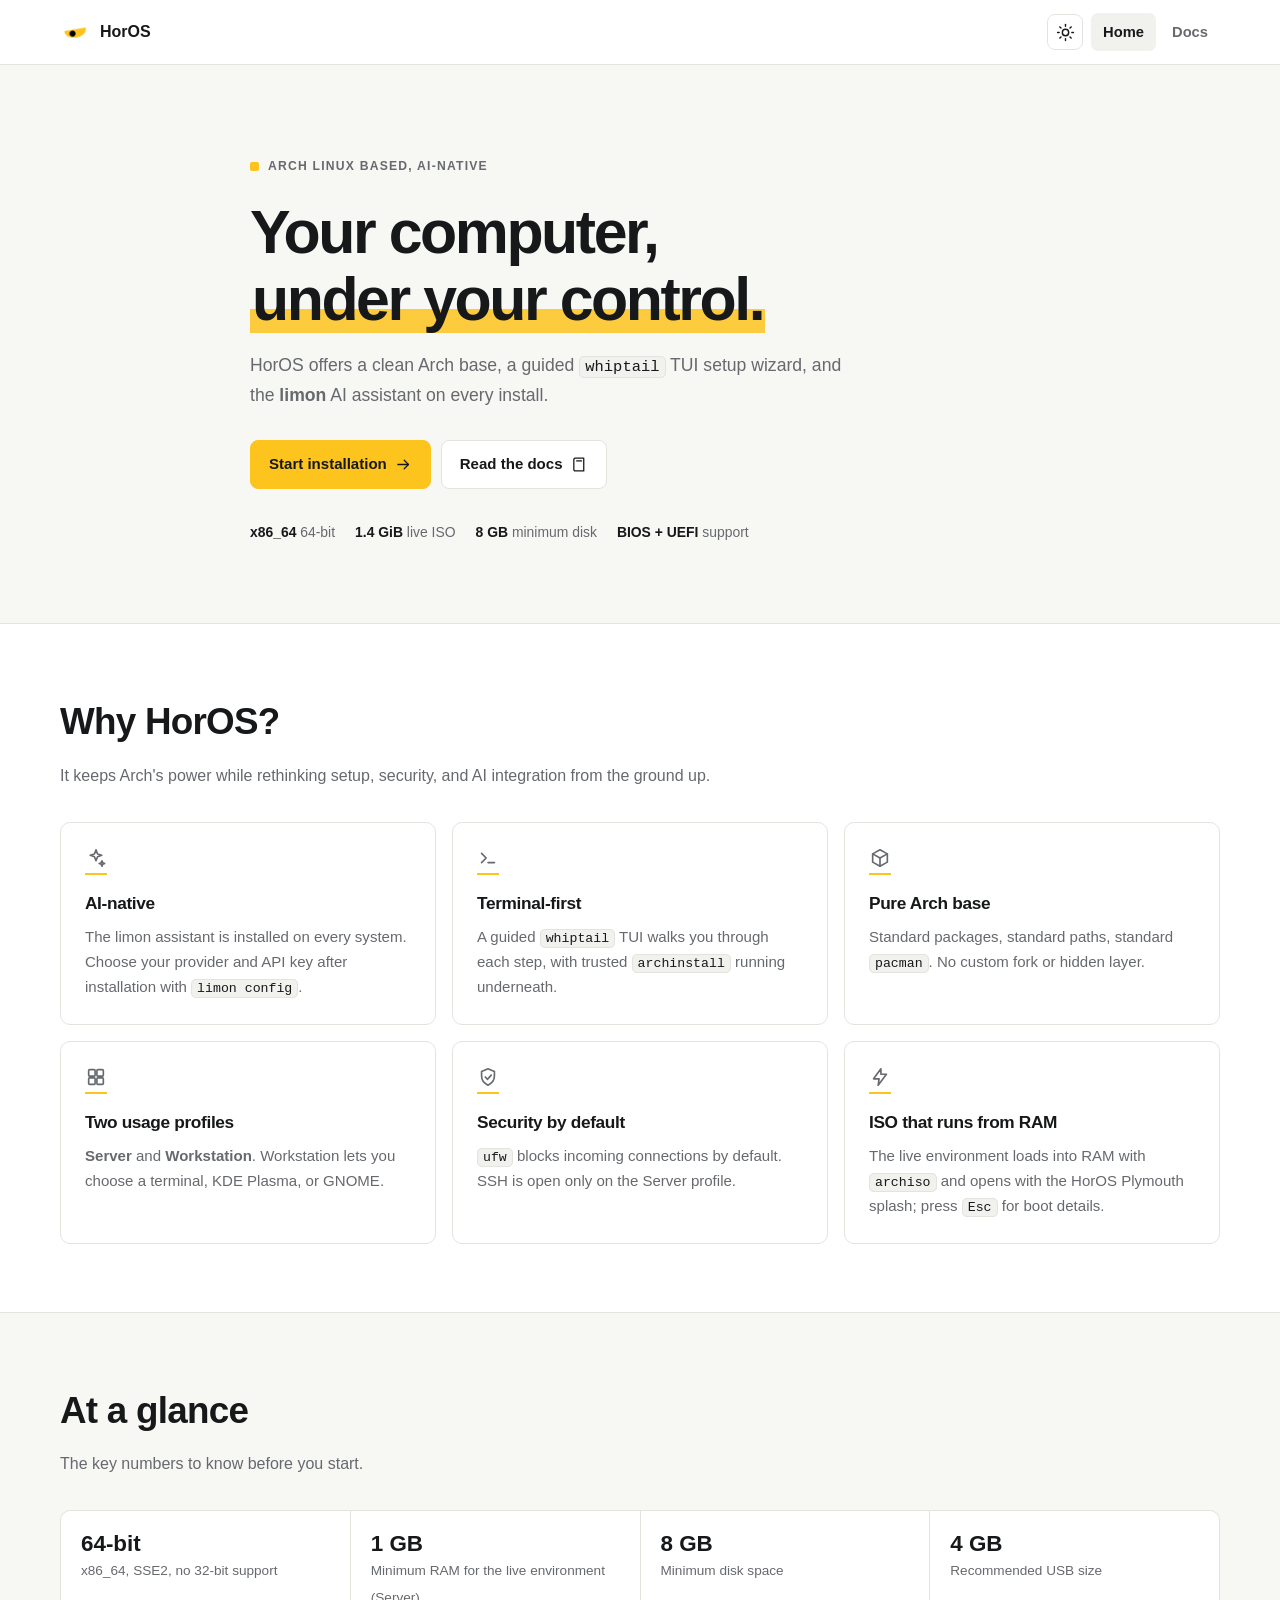
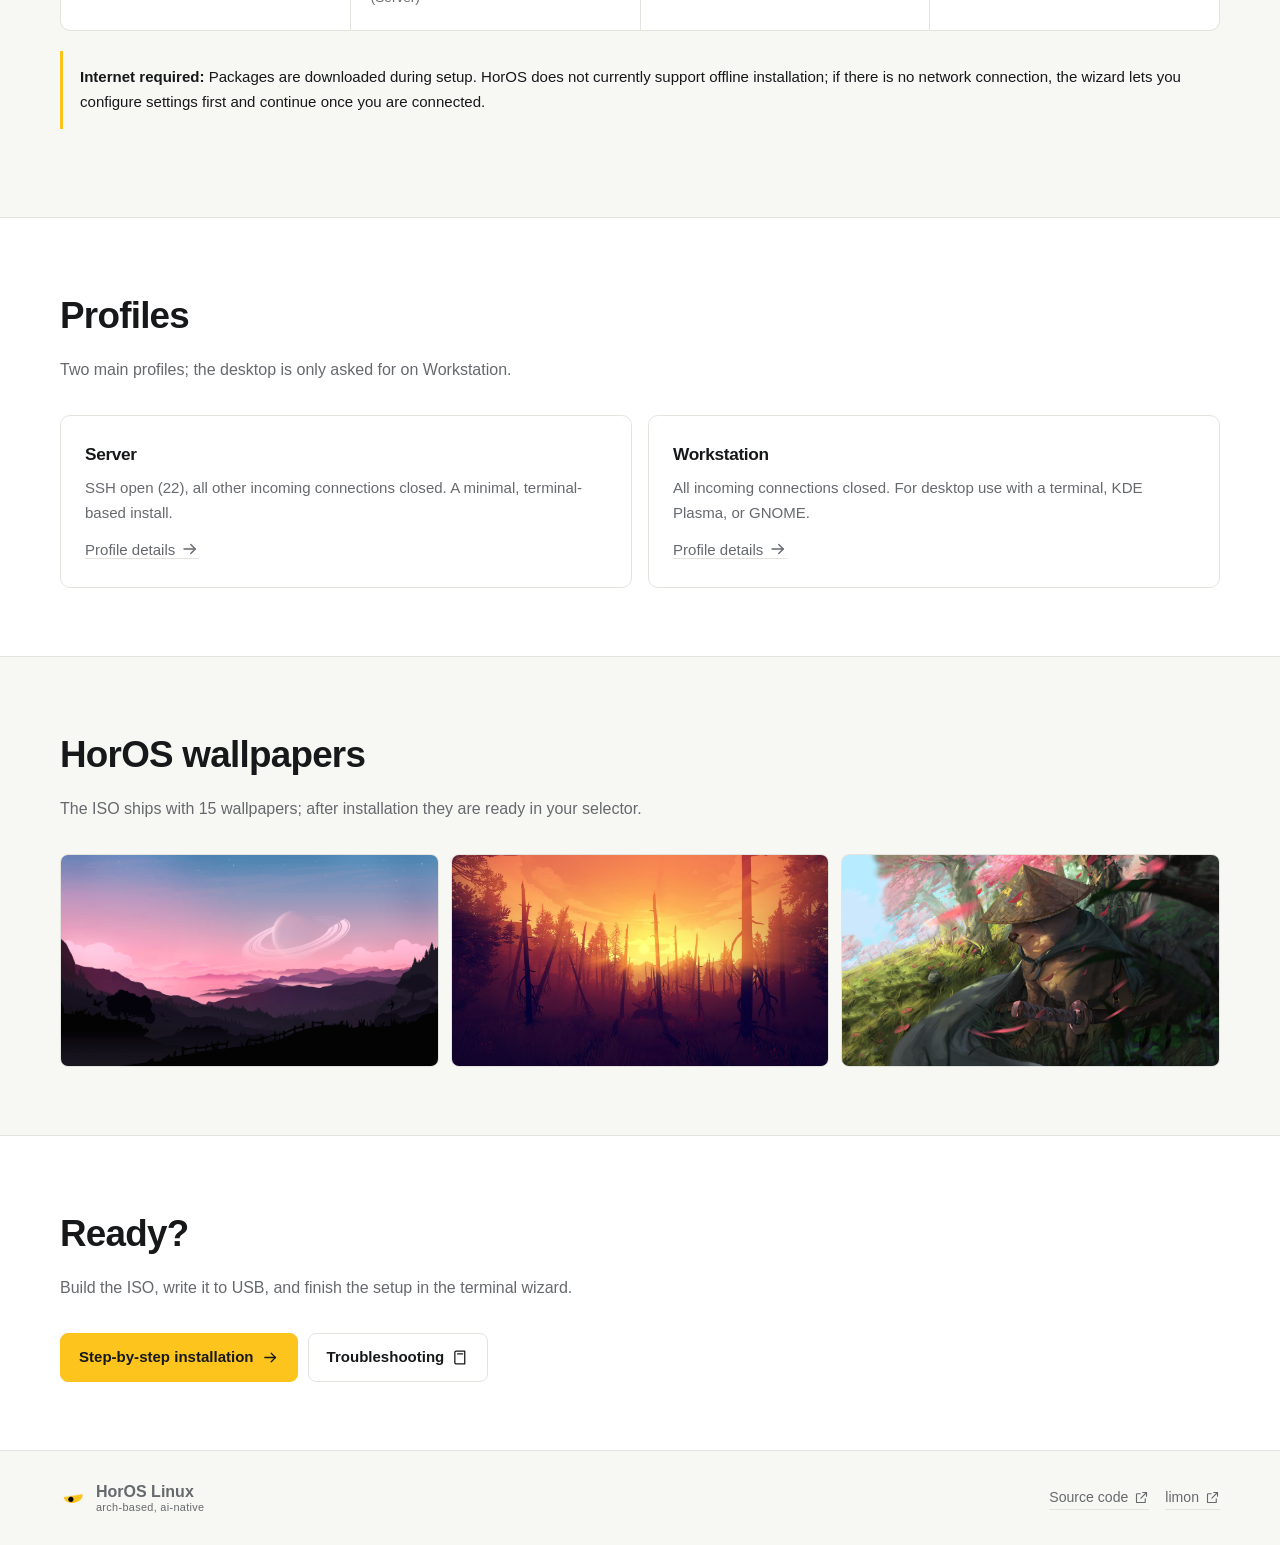
<file: index.html>
<!doctype html>
<html lang="en">
	<head>
		<meta charset="utf-8" />
		<meta name="viewport" content="width=device-width, initial-scale=1" />
		<title>HorOS Linux: An Arch-based, AI-native distribution</title>
		<meta name="description" content="HorOS Linux is an Arch Linux-based live ISO with the limon AI assistant and a guided whiptail TUI setup wizard. Overview, installation, and docs." />
		<meta name="theme-color" content="#ffffff" />
		<link rel="icon" type="image/png" href="assets/img/icon.png" />
		<script>
			(function () {
				try {
					var saved = localStorage.getItem("horos-theme");
					var theme = saved === "dark" || saved === "light" ? saved : window.matchMedia && matchMedia("(prefers-color-scheme: dark)").matches ? "dark" : "light";
					document.documentElement.dataset.theme = theme;
					var meta = document.querySelector('meta[name="theme-color"]');
					if (meta) meta.content = theme === "dark" ? "#111111" : "#ffffff";
				} catch (error) {
					document.documentElement.dataset.theme = "light";
				}
			})();
		</script>
		<link rel="stylesheet" href="assets/css/style.css" />
		<script src="assets/js/icons.js" defer></script>
		<script src="assets/js/wallpapers.js" defer></script>
		<script src="assets/js/main.js" defer></script>
	</head>
	<body>
		<header class="site-header">
			<div class="container header-inner">
				<a class="brand" href="index.html" aria-label="HorOS home">
					<img src="assets/img/logo.png" alt="HorOS logo" />
					<span>HorOS</span>
				</a>
				<div class="header-actions">
					<button class="icon-btn theme-btn" type="button" aria-label="Switch to dark theme" title="Switch to dark theme">
						<span class="theme-icon theme-icon-sun" data-icon="sun"></span>
						<span class="theme-icon theme-icon-moon" data-icon="moon"></span>
					</button>
					<button class="icon-btn menu-btn" type="button" aria-label="Open menu" aria-expanded="false">
						<span data-icon="menu"></span>
					</button>
					<nav class="nav" aria-label="Main menu">
						<a href="index.html" data-page="index.html">Home</a>
						<a href="docs.html" data-page="docs.html">Docs</a>
					</nav>
				</div>
			</div>
		</header>

		<main>
			<div class="hero">
				<div class="container hero-inner">
					<span class="eyebrow">Arch Linux based, AI-native</span>
					<h1>Your computer,<br /><em>under your control.</em></h1>
					<p class="lead">
						HorOS offers a clean Arch base, a guided <code>whiptail</code> TUI setup wizard, and the
						<strong>limon</strong> AI assistant on every install.
					</p>
					<div class="buttons">
						<a class="btn btn-primary" href="docs.html#kurulum">Start installation<span data-icon="arrow-right"></span></a>
						<a class="btn btn-secondary" href="docs.html">Read the docs<span data-icon="book"></span></a>
					</div>
					<div class="hero-meta">
						<span><strong>x86_64</strong> 64-bit</span>
						<span><strong>1.4 GiB</strong> live ISO</span>
						<span><strong>8 GB</strong> minimum disk</span>
						<span><strong>BIOS + UEFI</strong> support</span>
					</div>
				</div>
			</div>

			<section>
				<div class="container">
					<div class="section-head">
						<h2>Why HorOS?</h2>
						<p>It keeps Arch's power while rethinking setup, security, and AI integration from the ground up.</p>
					</div>
					<div class="grid grid-3">
						<article class="card">
							<div class="card-icon"><span data-icon="sparkles"></span></div>
							<h3>AI-native</h3>
							<p>The limon assistant is installed on every system. Choose your provider and API key after installation with <code>limon config</code>.</p>
						</article>
						<article class="card">
							<div class="card-icon"><span data-icon="terminal"></span></div>
							<h3>Terminal-first</h3>
							<p>A guided <code>whiptail</code> TUI walks you through each step, with trusted <code>archinstall</code> running underneath.</p>
						</article>
						<article class="card">
							<div class="card-icon"><span data-icon="box"></span></div>
							<h3>Pure Arch base</h3>
							<p>Standard packages, standard paths, standard <code>pacman</code>. No custom fork or hidden layer.</p>
						</article>
						<article class="card">
							<div class="card-icon"><span data-icon="grid"></span></div>
							<h3>Two usage profiles</h3>
							<p><strong>Server</strong> and <strong>Workstation</strong>. Workstation lets you choose a terminal, KDE Plasma, or GNOME.</p>
						</article>
						<article class="card">
							<div class="card-icon"><span data-icon="shield"></span></div>
							<h3>Security by default</h3>
							<p><code>ufw</code> blocks incoming connections by default. SSH is open only on the Server profile.</p>
						</article>
						<article class="card">
							<div class="card-icon"><span data-icon="bolt"></span></div>
							<h3>ISO that runs from RAM</h3>
							<p>The live environment loads into RAM with <code>archiso</code> and opens with the HorOS Plymouth splash; press <code>Esc</code> for boot details.</p>
						</article>
					</div>
				</div>
			</section>

			<section class="alt">
				<div class="container">
					<div class="section-head">
						<h2>At a glance</h2>
						<p>The key numbers to know before you start.</p>
					</div>
					<div class="facts">
						<div class="fact"><b>64-bit</b><span>x86_64, SSE2, no 32-bit support</span></div>
						<div class="fact"><b>1 GB</b><span>Minimum RAM for the live environment (Server)</span></div>
						<div class="fact"><b>8 GB</b><span>Minimum disk space</span></div>
						<div class="fact"><b>4 GB</b><span>Recommended USB size</span></div>
					</div>
					<div class="note"><strong>Internet required:</strong> Packages are downloaded during setup. HorOS does not currently support offline installation; if there is no network connection, the wizard lets you configure settings first and continue once you are connected.</div>
				</div>
			</section>

			<section>
				<div class="container">
					<div class="section-head">
						<h2>Profiles</h2>
						<p>Two main profiles; the desktop is only asked for on Workstation.</p>
					</div>
					<div class="grid grid-2">
						<article class="card">
							<h3>Server</h3>
							<p>SSH open (22), all other incoming connections closed. A minimal, terminal-based install.</p>
							<p style="margin-top: 12px">
								<a href="docs.html#server">Profile details<span data-icon="arrow-right" class="link-icon"></span></a>
							</p>
						</article>
						<article class="card">
							<h3>Workstation</h3>
							<p>All incoming connections closed. For desktop use with a terminal, KDE Plasma, or GNOME.</p>
							<p style="margin-top: 12px">
								<a href="docs.html#workstation">Profile details<span data-icon="arrow-right" class="link-icon"></span></a>
							</p>
						</article>
					</div>
				</div>
			</section>

			<section class="alt">
				<div class="container">
					<div class="section-head">
						<h2>HorOS wallpapers</h2>
						<p>The ISO ships with 15 wallpapers; after installation they are ready in your selector.</p>
					</div>
					<div class="shots" data-wallpaper-strip>
						<img class="shot" src="assets/img/horos-wallpaper-01.jpg" alt="HorOS wallpaper 1" />
						<img class="shot" src="assets/img/horos-wallpaper-02.jpg" alt="HorOS wallpaper 2" />
						<img class="shot" src="assets/img/horos-wallpaper-03.jpg" alt="HorOS wallpaper 3" />
					</div>
				</div>
			</section>

			<section>
				<div class="container">
					<div class="section-head">
						<h2>Ready?</h2>
						<p>Build the ISO, write it to USB, and finish the setup in the terminal wizard.</p>
					</div>
					<div class="buttons">
						<a class="btn btn-primary" href="docs.html#kurulum">Step-by-step installation<span data-icon="arrow-right"></span></a>
						<a class="btn btn-secondary" href="docs.html#sorun-giderme">Troubleshooting<span data-icon="book"></span></a>
					</div>
				</div>
			</section>
		</main>

		<footer class="site-footer">
			<div class="container footer-inner">
				<a class="brand" href="index.html">
					<img src="assets/img/logo.png" alt="" />
					<span>HorOS Linux<small>arch-based, ai-native</small></span>
				</a>
				<div class="footer-links">
					<a href="https://github.com/horoslinux/horcore" target="_blank" rel="noopener">Source code<span data-icon="external" class="link-icon"></span></a>
					<a href="https://github.com/horoslinux/limon" target="_blank" rel="noopener">limon<span data-icon="external" class="link-icon"></span></a>
				</div>
			</div>
		</footer>
	</body>
</html>
</file>
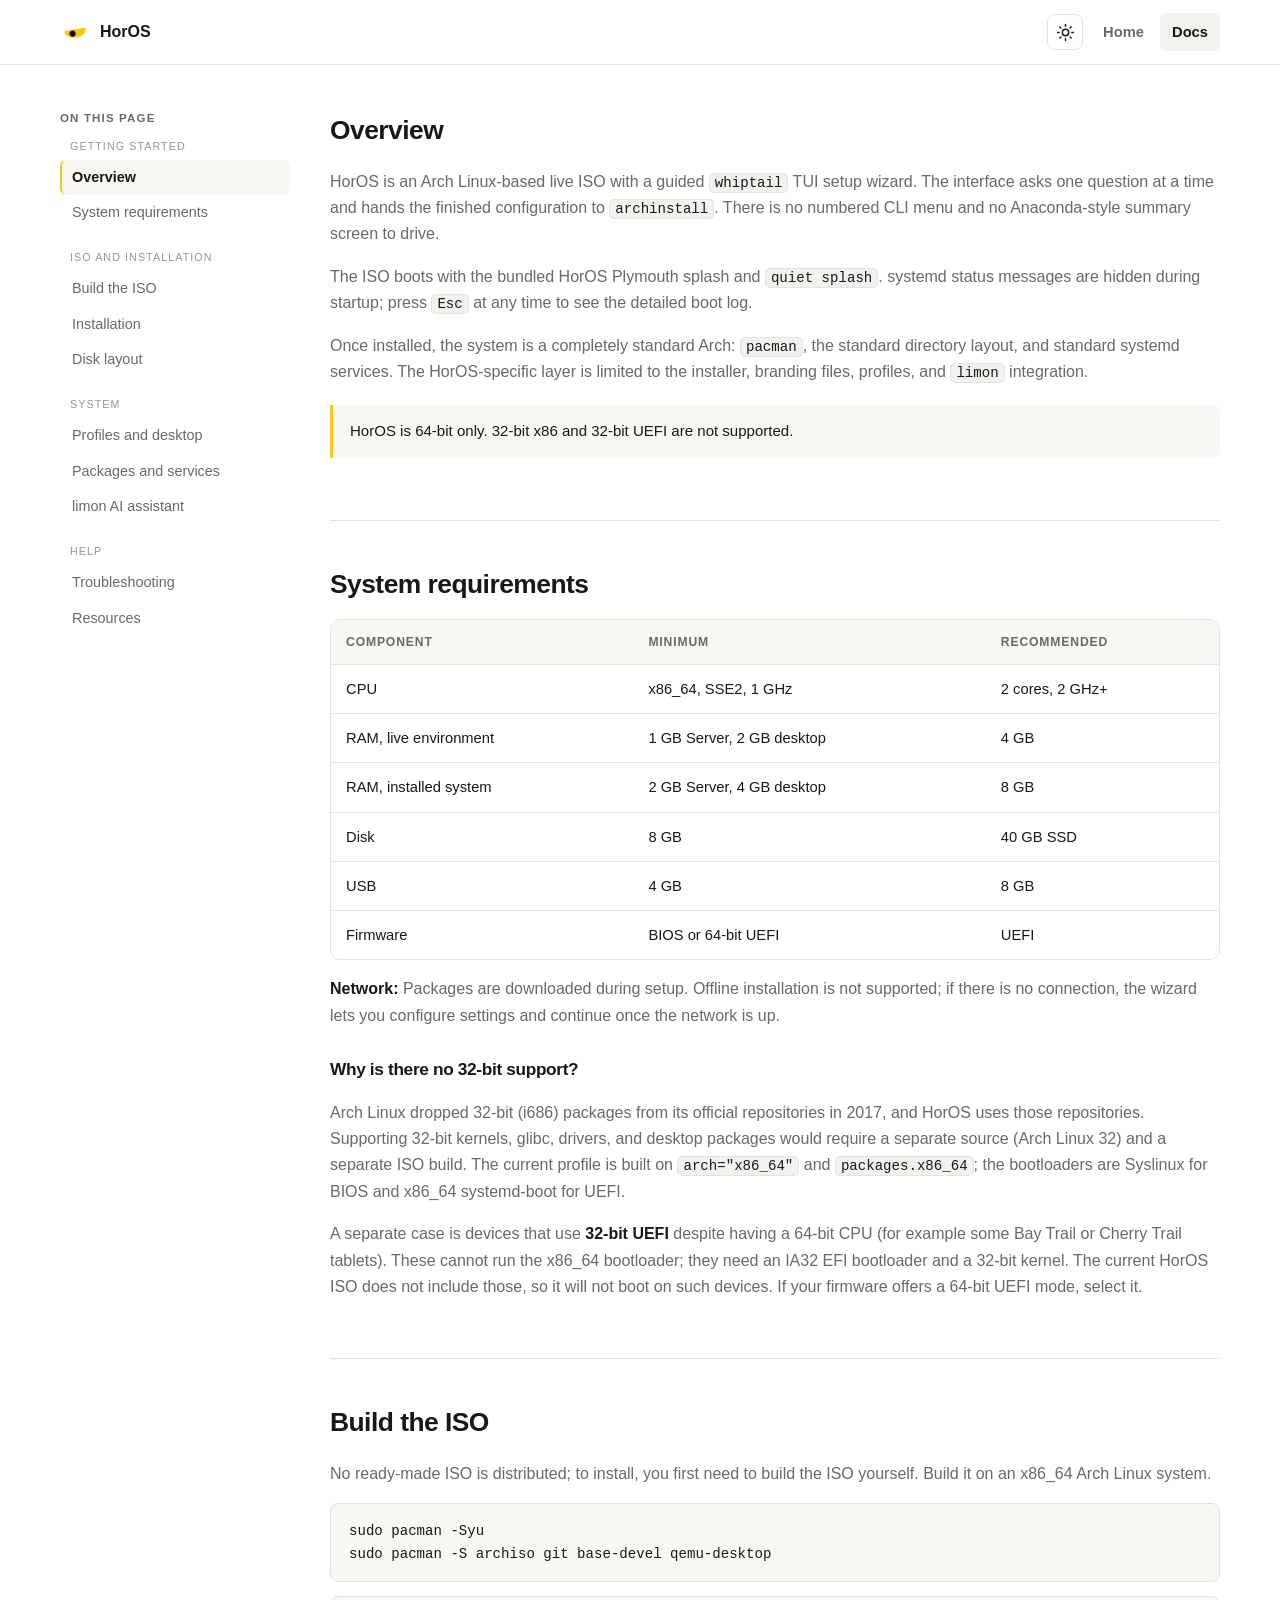
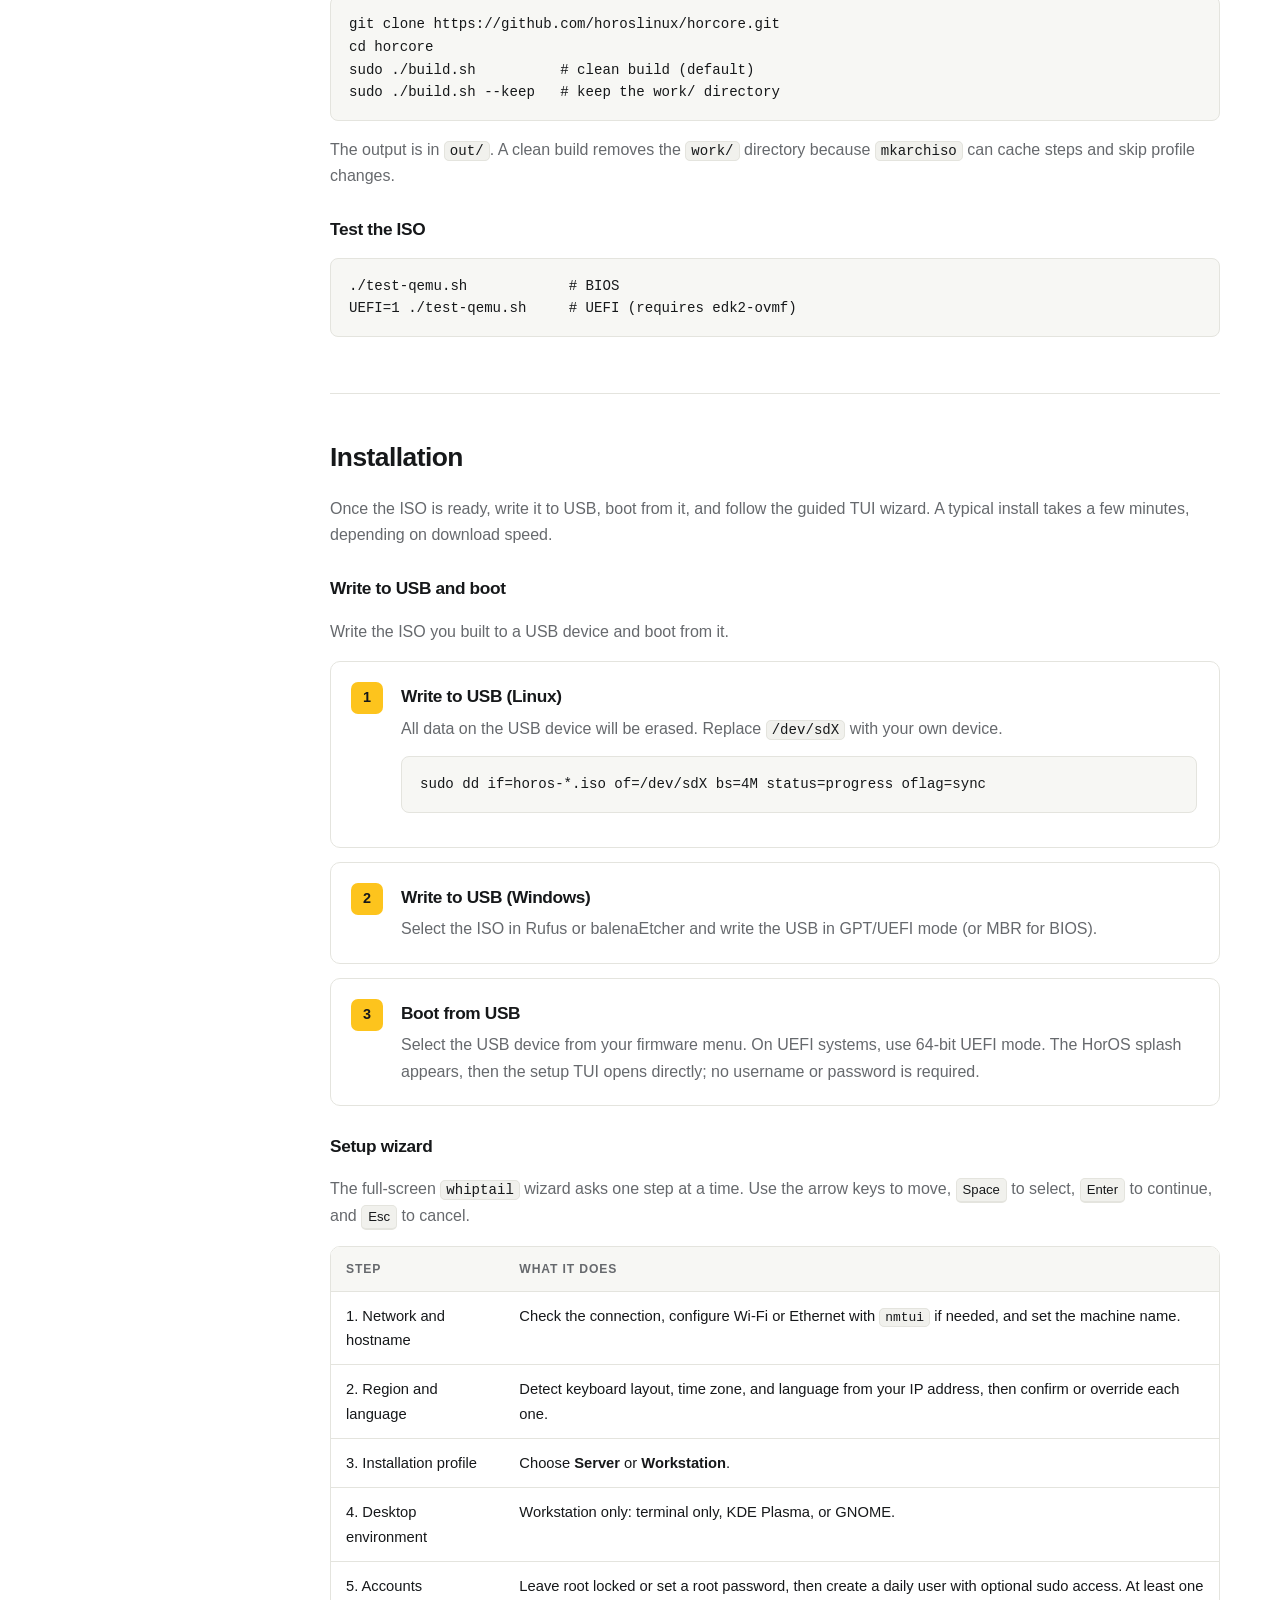
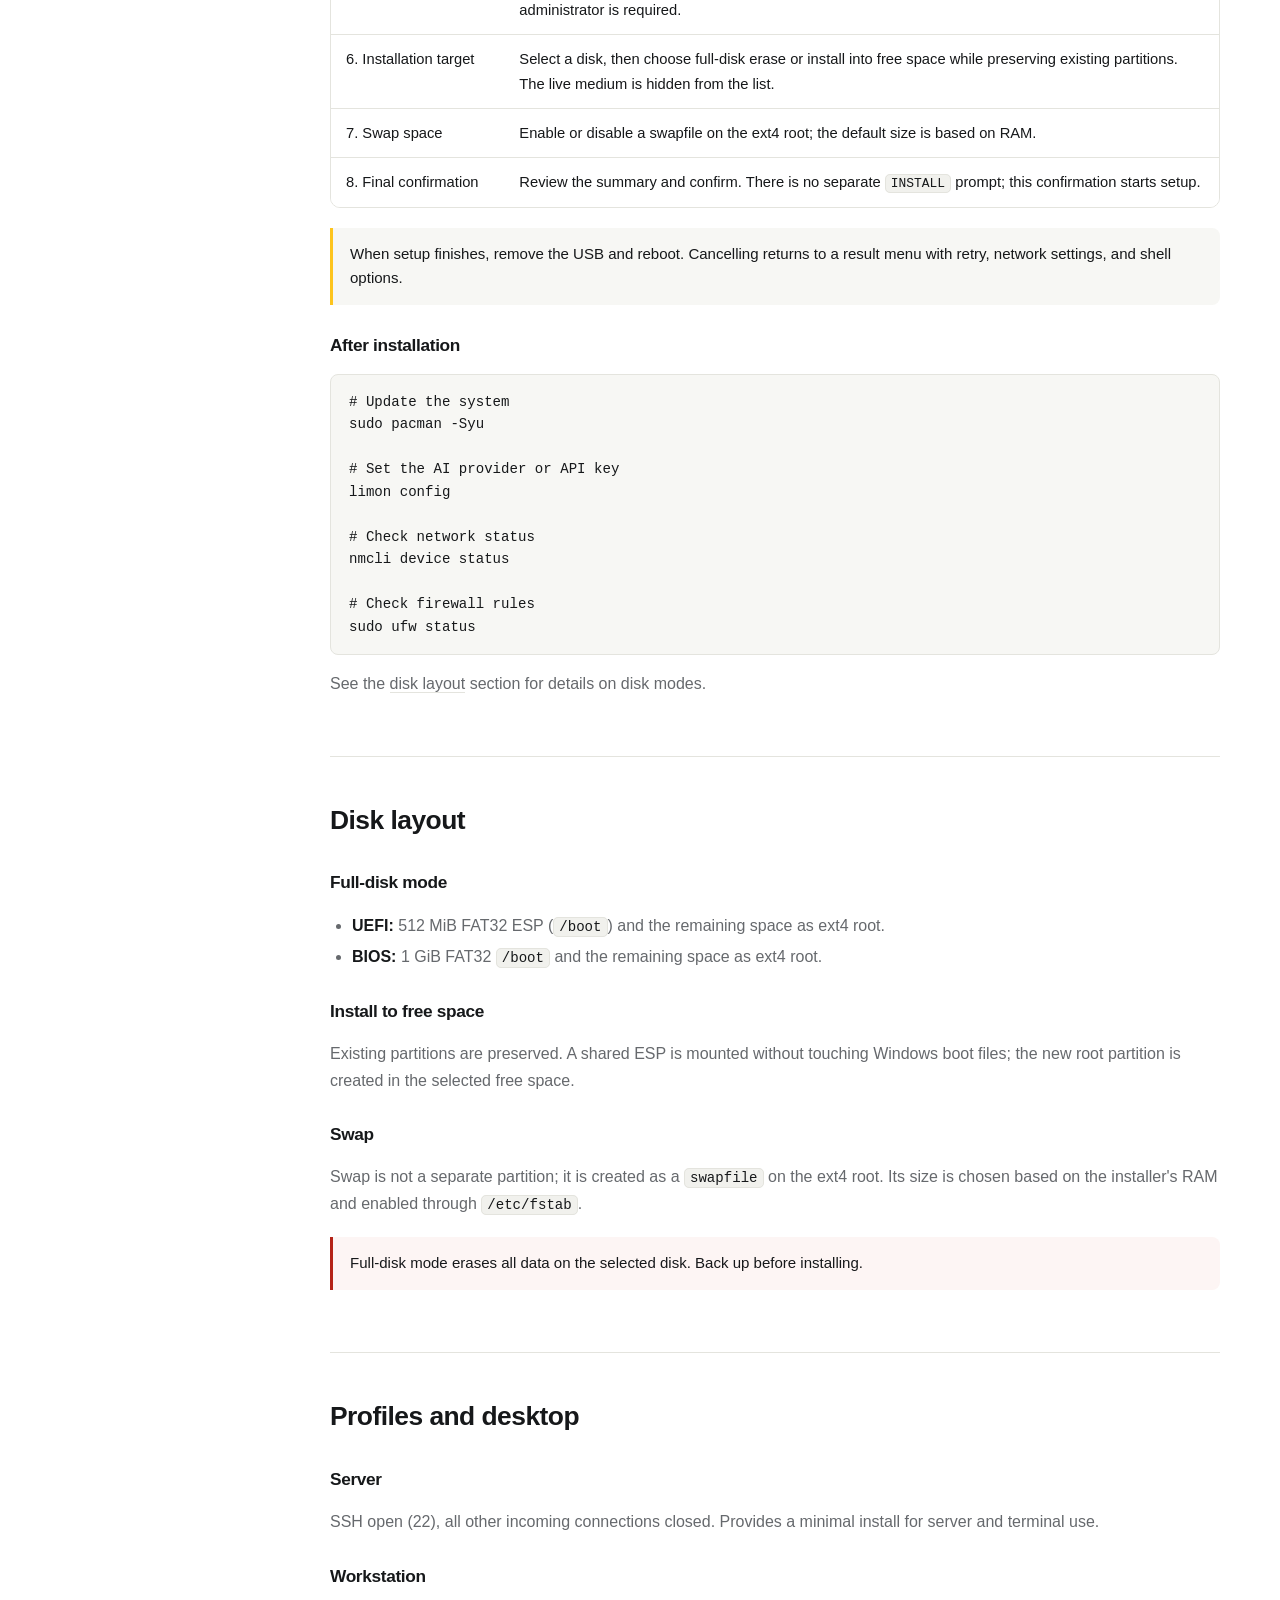
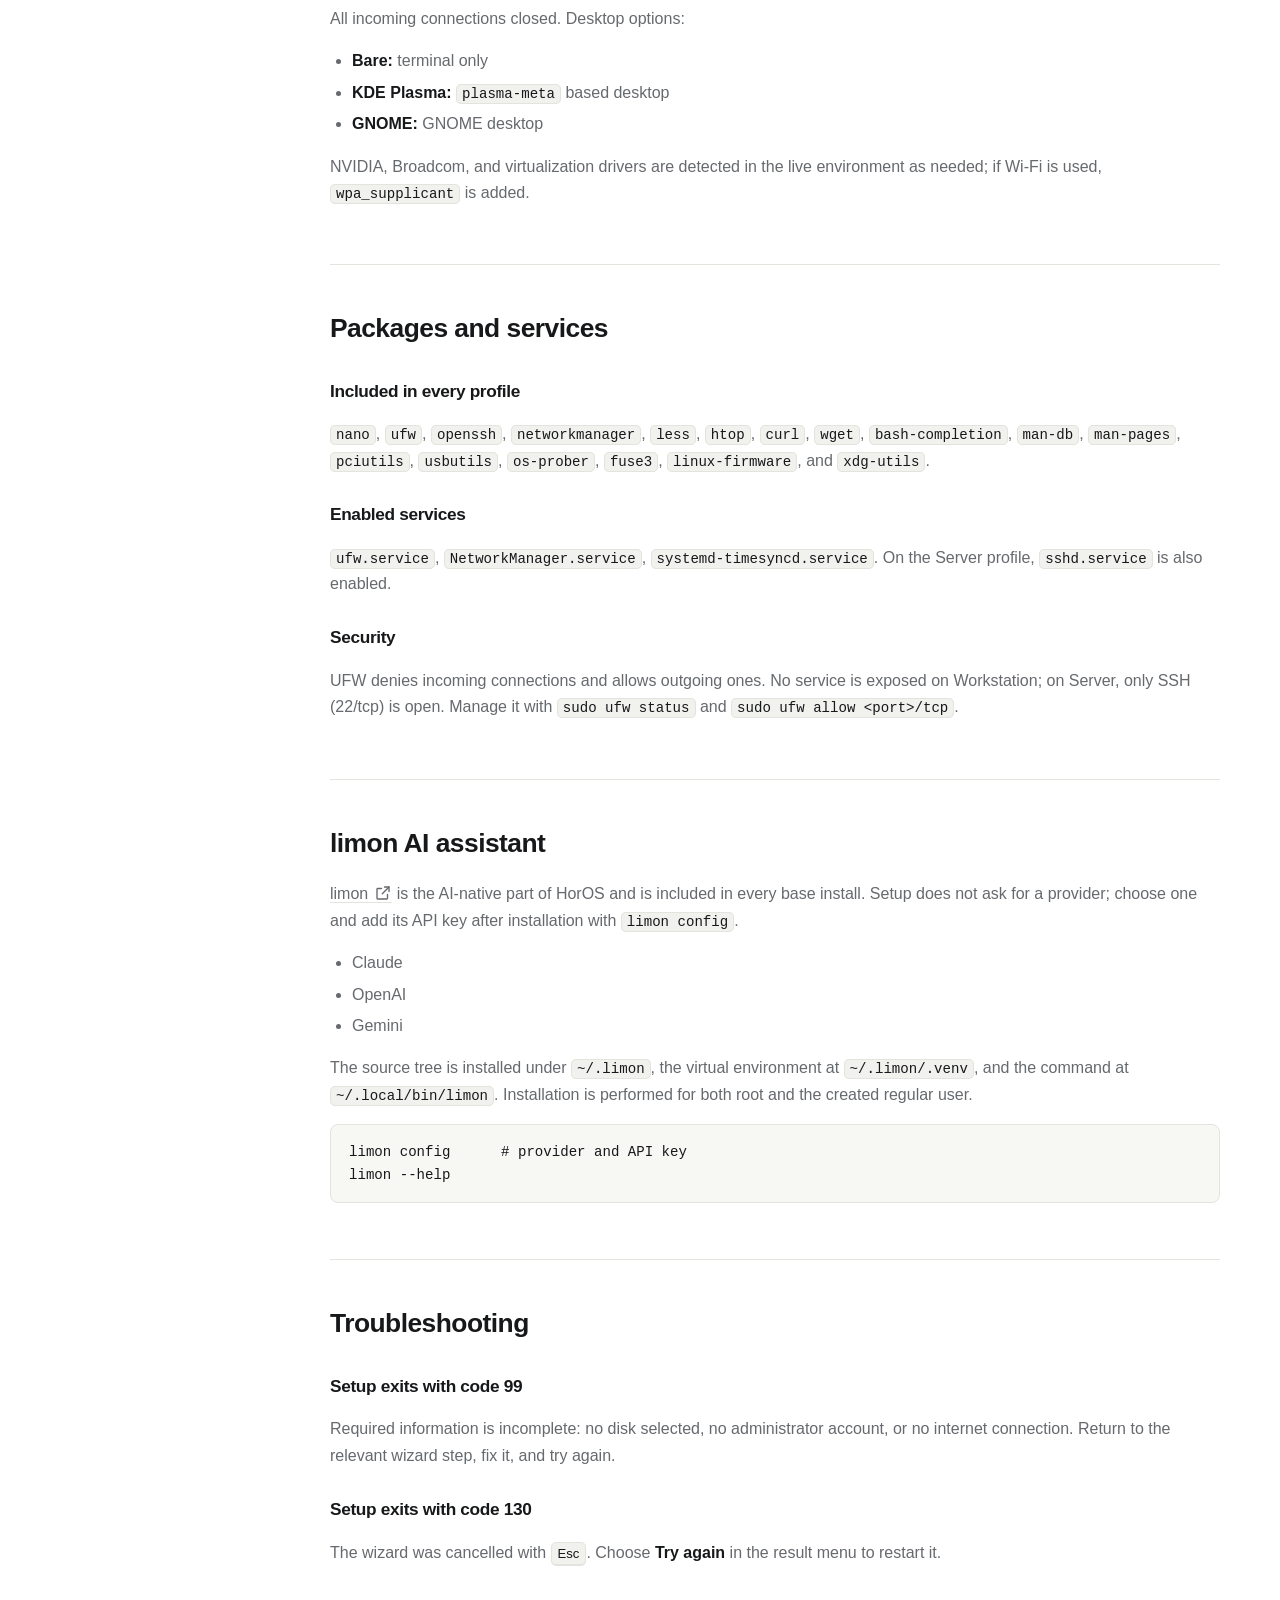
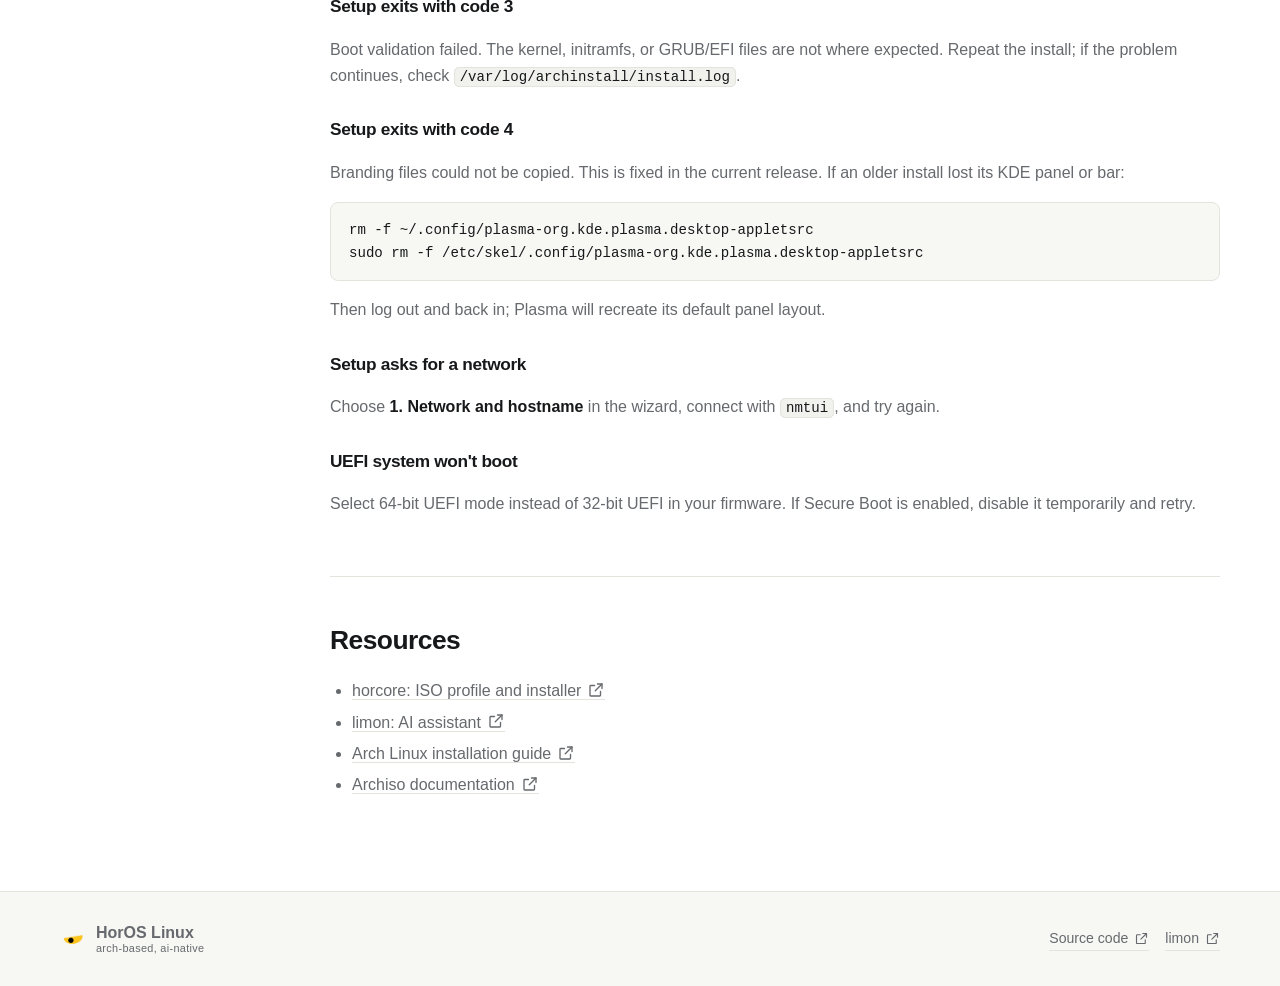
<file: docs.html>
<!doctype html>
<html lang="en">
<head>
  <meta charset="utf-8">
  <meta name="viewport" content="width=device-width, initial-scale=1">
  <title>Docs: HorOS Linux</title>
  <meta name="description" content="HorOS Linux documentation: building the ISO, installation, disk layout, profiles, packages, the limon AI assistant, and troubleshooting.">
  <meta name="theme-color" content="#ffffff">
  <link rel="icon" type="image/png" href="assets/img/icon.png">
  <script>
    (function () {
      try {
        var saved = localStorage.getItem("horos-theme");
        var theme = saved === "dark" || saved === "light"
          ? saved
          : (window.matchMedia && matchMedia("(prefers-color-scheme: dark)").matches ? "dark" : "light");
        document.documentElement.dataset.theme = theme;
        var meta = document.querySelector('meta[name="theme-color"]');
        if (meta) meta.content = theme === "dark" ? "#111111" : "#ffffff";
      } catch (error) {
        document.documentElement.dataset.theme = "light";
      }
    })();
  </script>
  <link rel="stylesheet" href="assets/css/style.css">
  <script src="assets/js/icons.js" defer></script>
  <script src="assets/js/main.js" defer></script>
</head>
<body>

<header class="site-header">
  <div class="container header-inner">
    <a class="brand" href="index.html" aria-label="HorOS home">
      <img src="assets/img/logo.png" alt="HorOS logo">
      <span>HorOS</span>
    </a>
    <div class="header-actions">
      <button class="icon-btn theme-btn" type="button" aria-label="Switch to dark theme" title="Switch to dark theme">
        <span class="theme-icon theme-icon-sun" data-icon="sun"></span>
        <span class="theme-icon theme-icon-moon" data-icon="moon"></span>
      </button>
      <button class="icon-btn menu-btn" type="button" aria-label="Open menu" aria-expanded="false">
        <span data-icon="menu"></span>
      </button>
      <nav class="nav" aria-label="Main menu">
        <a href="index.html" data-page="index.html">Home</a>
        <a href="docs.html" data-page="docs.html">Docs</a>
      </nav>
    </div>
  </div>
</header>

<main>
  <div class="container docs-wrap">
    <div class="docs-toc-mobile">
      <button class="toc-toggle" type="button" aria-expanded="false" aria-controls="docs-toc">
        <span class="toc-title">On this page</span>
        <span class="toc-current" data-toc-current>Overview</span>
        <span class="toc-chevron" data-icon="chevron-down"></span>
      </button>
      <aside class="docs-sidebar" id="docs-toc" aria-label="Page contents">
        <h4>On this page</h4>

        <p class="group">Getting started</p>
        <a href="#genel-bakis">Overview</a>
        <a href="#gereksinimler">System requirements</a>

        <p class="group">ISO and installation</p>
        <a href="#iso-derleme">Build the ISO</a>
        <a href="#kurulum">Installation</a>
        <a href="#disk-duzeni">Disk layout</a>

        <p class="group">System</p>
        <a href="#profil-ve-masaustu">Profiles and desktop</a>
        <a href="#paketler-ve-servisler">Packages and services</a>
        <a href="#limon">limon AI assistant</a>

        <p class="group">Help</p>
        <a href="#sorun-giderme">Troubleshooting</a>
        <a href="#kaynaklar">Resources</a>
      </aside>
    </div>

    <article class="doc-article">
      <section id="genel-bakis">
        <h2>Overview</h2>
        <p>
          HorOS is an Arch Linux-based live ISO with a guided <code>whiptail</code> TUI setup wizard. The interface asks one
          question at a time and hands the finished configuration to <code>archinstall</code>. There is no numbered CLI menu
          and no Anaconda-style summary screen to drive.
        </p>
        <p>
          The ISO boots with the bundled HorOS Plymouth splash and <code>quiet splash</code>. systemd status messages are
          hidden during startup; press <code>Esc</code> at any time to see the detailed boot log.
        </p>
        <p>
          Once installed, the system is a completely standard Arch: <code>pacman</code>, the standard directory layout, and
          standard systemd services. The HorOS-specific layer is limited to the installer, branding files, profiles, and
          <code>limon</code> integration.
        </p>
        <div class="note">
          HorOS is 64-bit only. 32-bit x86 and 32-bit UEFI are not supported.
        </div>
      </section>

      <section id="gereksinimler">
        <h2>System requirements</h2>
        <div class="table-wrap">
          <table>
            <thead><tr><th>Component</th><th>Minimum</th><th>Recommended</th></tr></thead>
            <tbody>
              <tr><td>CPU</td><td>x86_64, SSE2, 1 GHz</td><td>2 cores, 2 GHz+</td></tr>
              <tr><td>RAM, live environment</td><td>1 GB Server, 2 GB desktop</td><td>4 GB</td></tr>
              <tr><td>RAM, installed system</td><td>2 GB Server, 4 GB desktop</td><td>8 GB</td></tr>
              <tr><td>Disk</td><td>8 GB</td><td>40 GB SSD</td></tr>
              <tr><td>USB</td><td>4 GB</td><td>8 GB</td></tr>
              <tr><td>Firmware</td><td>BIOS or 64-bit UEFI</td><td>UEFI</td></tr>
            </tbody>
          </table>
        </div>
        <p><strong>Network:</strong> Packages are downloaded during setup. Offline installation is not supported; if there is no connection, the wizard lets you configure settings and continue once the network is up.</p>

        <h3>Why is there no 32-bit support?</h3>
        <p>
          Arch Linux dropped 32-bit (i686) packages from its official repositories in 2017, and HorOS uses those repositories.
          Supporting 32-bit kernels, glibc, drivers, and desktop packages would require a separate source (Arch Linux 32) and a
          separate ISO build. The current profile is built on <code>arch="x86_64"</code> and <code>packages.x86_64</code>;
          the bootloaders are Syslinux for BIOS and x86_64 systemd-boot for UEFI.
        </p>
        <p>
          A separate case is devices that use <strong>32-bit UEFI</strong> despite having a 64-bit CPU (for example some
          Bay Trail or Cherry Trail tablets). These cannot run the x86_64 bootloader; they need an IA32 EFI bootloader and a
          32-bit kernel. The current HorOS ISO does not include those, so it will not boot on such devices. If your firmware
          offers a 64-bit UEFI mode, select it.
        </p>
      </section>

      <section id="iso-derleme">
        <h2>Build the ISO</h2>
        <p>No ready-made ISO is distributed; to install, you first need to build the ISO yourself. Build it on an x86_64 Arch Linux system.</p>
        <pre><code>sudo pacman -Syu
sudo pacman -S archiso git base-devel qemu-desktop</code></pre>
        <pre><code>git clone https://github.com/horoslinux/horcore.git
cd horcore
sudo ./build.sh          # clean build (default)
sudo ./build.sh --keep   # keep the work/ directory</code></pre>
        <p>The output is in <code>out/</code>. A clean build removes the <code>work/</code> directory because <code>mkarchiso</code> can cache steps and skip profile changes.</p>
        <h3>Test the ISO</h3>
        <pre><code>./test-qemu.sh            # BIOS
UEFI=1 ./test-qemu.sh     # UEFI (requires edk2-ovmf)</code></pre>
      </section>

      <section id="kurulum">
        <h2>Installation</h2>
        <p>Once the ISO is ready, write it to USB, boot from it, and follow the guided TUI wizard. A typical install takes a few minutes, depending on download speed.</p>

        <h3>Write to USB and boot</h3>
        <p>Write the ISO you built to a USB device and boot from it.</p>
        <div class="steps">
          <div class="step">
            <h3>Write to USB (Linux)</h3>
            <p>All data on the USB device will be erased. Replace <code>/dev/sdX</code> with your own device.</p>
            <pre><code>sudo dd if=horos-*.iso of=/dev/sdX bs=4M status=progress oflag=sync</code></pre>
          </div>
          <div class="step">
            <h3>Write to USB (Windows)</h3>
            <p>Select the ISO in Rufus or balenaEtcher and write the USB in GPT/UEFI mode (or MBR for BIOS).</p>
          </div>
          <div class="step">
            <h3>Boot from USB</h3>
            <p>Select the USB device from your firmware menu. On UEFI systems, use 64-bit UEFI mode. The HorOS splash appears, then the setup TUI opens directly; no username or password is required.</p>
          </div>
        </div>

        <h3>Setup wizard</h3>
        <p>The full-screen <code>whiptail</code> wizard asks one step at a time. Use the arrow keys to move, <span class="kbd">Space</span> to select, <span class="kbd">Enter</span> to continue, and <span class="kbd">Esc</span> to cancel.</p>
        <div class="table-wrap">
          <table>
            <thead><tr><th>Step</th><th>What it does</th></tr></thead>
            <tbody>
              <tr><td>1. Network and hostname</td><td>Check the connection, configure Wi-Fi or Ethernet with <code>nmtui</code> if needed, and set the machine name.</td></tr>
              <tr><td>2. Region and language</td><td>Detect keyboard layout, time zone, and language from your IP address, then confirm or override each one.</td></tr>
              <tr><td>3. Installation profile</td><td>Choose <strong>Server</strong> or <strong>Workstation</strong>.</td></tr>
              <tr><td>4. Desktop environment</td><td>Workstation only: terminal only, KDE Plasma, or GNOME.</td></tr>
              <tr><td>5. Accounts</td><td>Leave root locked or set a root password, then create a daily user with optional sudo access. At least one administrator is required.</td></tr>
              <tr><td>6. Installation target</td><td>Select a disk, then choose full-disk erase or install into free space while preserving existing partitions. The live medium is hidden from the list.</td></tr>
              <tr><td>7. Swap space</td><td>Enable or disable a swapfile on the ext4 root; the default size is based on RAM.</td></tr>
              <tr><td>8. Final confirmation</td><td>Review the summary and confirm. There is no separate <code>INSTALL</code> prompt; this confirmation starts setup.</td></tr>
            </tbody>
          </table>
        </div>
        <div class="note">
          When setup finishes, remove the USB and reboot. Cancelling returns to a result menu with retry, network settings, and shell options.
        </div>

        <h3>After installation</h3>
        <pre><code># Update the system
sudo pacman -Syu

# Set the AI provider or API key
limon config

# Check network status
nmcli device status

# Check firewall rules
sudo ufw status</code></pre>
        <p>See the <a href="#disk-duzeni">disk layout</a> section for details on disk modes.</p>
      </section>

      <section id="disk-duzeni">
        <h2>Disk layout</h2>
        <h3>Full-disk mode</h3>
        <ul>
          <li><strong>UEFI:</strong> 512 MiB FAT32 ESP (<code>/boot</code>) and the remaining space as ext4 root.</li>
          <li><strong>BIOS:</strong> 1 GiB FAT32 <code>/boot</code> and the remaining space as ext4 root.</li>
        </ul>
        <h3>Install to free space</h3>
        <p>Existing partitions are preserved. A shared ESP is mounted without touching Windows boot files; the new root partition is created in the selected free space.</p>
        <h3>Swap</h3>
        <p>Swap is not a separate partition; it is created as a <code>swapfile</code> on the ext4 root. Its size is chosen based on the installer's RAM and enabled through <code>/etc/fstab</code>.</p>
        <div class="note danger">Full-disk mode erases all data on the selected disk. Back up before installing.</div>
      </section>

      <section id="profil-ve-masaustu">
        <h2>Profiles and desktop</h2>
        <h3 id="server">Server</h3>
        <p>SSH open (22), all other incoming connections closed. Provides a minimal install for server and terminal use.</p>
        <h3 id="workstation">Workstation</h3>
        <p>All incoming connections closed. Desktop options:</p>
        <ul>
          <li><strong>Bare:</strong> terminal only</li>
          <li><strong>KDE Plasma:</strong> <code>plasma-meta</code> based desktop</li>
          <li><strong>GNOME:</strong> GNOME desktop</li>
        </ul>
        <p>NVIDIA, Broadcom, and virtualization drivers are detected in the live environment as needed; if Wi-Fi is used, <code>wpa_supplicant</code> is added.</p>
      </section>

      <section id="paketler-ve-servisler">
        <h2>Packages and services</h2>
        <h3>Included in every profile</h3>
        <p><code>nano</code>, <code>ufw</code>, <code>openssh</code>, <code>networkmanager</code>, <code>less</code>, <code>htop</code>, <code>curl</code>, <code>wget</code>, <code>bash-completion</code>, <code>man-db</code>, <code>man-pages</code>, <code>pciutils</code>, <code>usbutils</code>, <code>os-prober</code>, <code>fuse3</code>, <code>linux-firmware</code>, and <code>xdg-utils</code>.</p>
        <h3>Enabled services</h3>
        <p><code>ufw.service</code>, <code>NetworkManager.service</code>, <code>systemd-timesyncd.service</code>. On the Server profile, <code>sshd.service</code> is also enabled.</p>
        <h3>Security</h3>
        <p>UFW denies incoming connections and allows outgoing ones. No service is exposed on Workstation; on Server, only SSH (22/tcp) is open. Manage it with <code>sudo ufw status</code> and <code>sudo ufw allow &lt;port&gt;/tcp</code>.</p>
      </section>

      <section id="limon">
        <h2>limon AI assistant</h2>
        <p>
          <a href="https://github.com/horoslinux/limon" target="_blank" rel="noopener">limon<span data-icon="external" class="link-icon"></span></a> is the AI-native part of HorOS and
          is included in every base install. Setup does not ask for a provider; choose one and add its API key after installation with <code>limon config</code>.
        </p>
        <ul>
          <li>Claude</li>
          <li>OpenAI</li>
          <li>Gemini</li>
        </ul>
        <p>The source tree is installed under <code>~/.limon</code>, the virtual environment at <code>~/.limon/.venv</code>, and the command at <code>~/.local/bin/limon</code>. Installation is performed for both root and the created regular user.</p>
        <pre><code>limon config      # provider and API key
limon --help</code></pre>
      </section>

      <section id="sorun-giderme">
        <h2>Troubleshooting</h2>
        <h3>Setup exits with code 99</h3>
        <p>Required information is incomplete: no disk selected, no administrator account, or no internet connection. Return to the relevant wizard step, fix it, and try again.</p>
        <h3>Setup exits with code 130</h3>
        <p>The wizard was cancelled with <span class="kbd">Esc</span>. Choose <strong>Try again</strong> in the result menu to restart it.</p>
        <h3>Setup exits with code 3</h3>
        <p>Boot validation failed. The kernel, initramfs, or GRUB/EFI files are not where expected. Repeat the install; if the problem continues, check <code>/var/log/archinstall/install.log</code>.</p>
        <h3>Setup exits with code 4</h3>
        <p>Branding files could not be copied. This is fixed in the current release. If an older install lost its KDE panel or bar:</p>
        <pre><code>rm -f ~/.config/plasma-org.kde.plasma.desktop-appletsrc
sudo rm -f /etc/skel/.config/plasma-org.kde.plasma.desktop-appletsrc</code></pre>
        <p>Then log out and back in; Plasma will recreate its default panel layout.</p>
        <h3>Setup asks for a network</h3>
        <p>Choose <strong>1. Network and hostname</strong> in the wizard, connect with <code>nmtui</code>, and try again.</p>
        <h3>UEFI system won't boot</h3>
        <p>Select 64-bit UEFI mode instead of 32-bit UEFI in your firmware. If Secure Boot is enabled, disable it temporarily and retry.</p>
      </section>

      <section id="kaynaklar">
        <h2>Resources</h2>
        <ul>
          <li><a href="https://github.com/horoslinux/horcore" target="_blank" rel="noopener">horcore: ISO profile and installer<span data-icon="external" class="link-icon"></span></a></li>
          <li><a href="https://github.com/horoslinux/limon" target="_blank" rel="noopener">limon: AI assistant<span data-icon="external" class="link-icon"></span></a></li>
          <li><a href="https://wiki.archlinux.org/title/Arch_install" target="_blank" rel="noopener">Arch Linux installation guide<span data-icon="external" class="link-icon"></span></a></li>
          <li><a href="https://wiki.archlinux.org/title/Archiso" target="_blank" rel="noopener">Archiso documentation<span data-icon="external" class="link-icon"></span></a></li>
        </ul>
      </section>
    </article>
  </div>
</main>

<footer class="site-footer">
  <div class="container footer-inner">
    <a class="brand" href="index.html">
      <img src="assets/img/logo.png" alt="">
      <span>HorOS Linux<small>arch-based, ai-native</small></span>
    </a>
    <div class="footer-links">
      <a href="https://github.com/horoslinux/horcore" target="_blank" rel="noopener">Source code<span data-icon="external" class="link-icon"></span></a>
      <a href="https://github.com/horoslinux/limon" target="_blank" rel="noopener">limon<span data-icon="external" class="link-icon"></span></a>
    </div>
  </div>
</footer>
</body>
</html>
</file>
<file: assets/css/style.css>
:root {
	--bg: #ffffff;
	--bg-soft: #f7f7f4;
	--panel: #ffffff;
	--panel-2: #f1f1ed;
	--border: #e4e4de;
	--text: #16181a;
	--muted: #66696d;
	--accent: #fdc41d;
	--accent-ink: #16181a;
	--danger: #b42318;
	--danger-bg: #fdf5f4;
	--ok: #067647;
	--ok-bg: #f3faf6;
	--header-bg: rgba(255, 255, 255, 0.94);
	--highlight: rgba(253, 196, 29, 0.85);
	--radius: 10px;
	--maxw: 1160px;
}

:root[data-theme="dark"] {
	--bg: #111111;
	--bg-soft: #191919;
	--panel: #1e1e1e;
	--panel-2: #272727;
	--border: #343434;
	--text: #f5f5f5;
	--muted: #aaa9a6;
	--accent: #fdc41d;
	--accent-ink: #16181a;
	--danger: #ff9b91;
	--danger-bg: rgba(180, 35, 24, 0.18);
	--ok: #7bd6a5;
	--ok-bg: rgba(6, 118, 71, 0.2);
	--header-bg: rgba(17, 17, 17, 0.94);
	--highlight: rgba(253, 196, 29, 0.38);
}

* {
	box-sizing: border-box;
}

html {
	scroll-behavior: smooth;
	scroll-padding-top: 80px;
}

/* ---------- Scrollbar ---------- */
html {
	scrollbar-width: thin;
	scrollbar-color: var(--border) transparent;
}
html::-webkit-scrollbar {
	width: 9px;
	height: 9px;
}
html::-webkit-scrollbar-track {
	background: transparent;
}
html::-webkit-scrollbar-thumb {
	background: var(--border);
	border: 2px solid var(--bg);
	border-radius: 99px;
}
html::-webkit-scrollbar-thumb:hover {
	background: var(--muted);
}

.table-wrap,
pre,
.docs-sidebar {
	scrollbar-width: thin;
	scrollbar-color: var(--border) transparent;
}
.table-wrap::-webkit-scrollbar,
pre::-webkit-scrollbar,
.docs-sidebar::-webkit-scrollbar {
	width: 6px;
	height: 6px;
}
.table-wrap::-webkit-scrollbar-track,
pre::-webkit-scrollbar-track,
.docs-sidebar::-webkit-scrollbar-track {
	background: transparent;
}
.table-wrap::-webkit-scrollbar-thumb,
pre::-webkit-scrollbar-thumb,
.docs-sidebar::-webkit-scrollbar-thumb {
	background: var(--border);
	border-radius: 99px;
}
.table-wrap::-webkit-scrollbar-thumb:hover,
pre::-webkit-scrollbar-thumb:hover,
.docs-sidebar::-webkit-scrollbar-thumb:hover {
	background: var(--muted);
}

body {
	margin: 0;
	background: var(--bg);
	color: var(--text);
	font-family: -apple-system, BlinkMacSystemFont, "Segoe UI", Roboto, Helvetica, Arial, sans-serif;
	font-size: 16px;
	line-height: 1.65;
	-webkit-font-smoothing: antialiased;
}

a {
	color: inherit;
	text-decoration: none;
	border-bottom: 1px solid var(--border);
}
a:hover {
	border-bottom-color: var(--accent);
}

h1,
h2,
h3,
h4 {
	letter-spacing: -0.02em;
}

img {
	max-width: 100%;
	display: block;
}

/* ---------- Icon system ---------- */
.icon {
	display: inline-block;
	width: 18px;
	height: 18px;
	vertical-align: -0.18em;
	flex: 0 0 auto;
	fill: none;
	stroke: currentColor;
	stroke-width: 1.8;
	stroke-linecap: round;
	stroke-linejoin: round;
}
.link-icon {
	margin-left: 6px;
}
.btn .icon,
.nav .icon {
	width: 17px;
	height: 17px;
}
.icon-btn .icon {
	width: 19px;
	height: 19px;
	vertical-align: middle;
}
.card-icon .icon {
	width: 22px;
	height: 22px;
}

.container {
	width: min(100% - 40px, var(--maxw));
	margin-inline: auto;
}

/* ---------- Header ---------- */
.site-header {
	position: sticky;
	top: 0;
	z-index: 50;
	background: var(--header-bg);
	backdrop-filter: blur(10px);
	border-bottom: 1px solid var(--border);
}

.header-inner {
	height: 64px;
	display: flex;
	align-items: center;
	justify-content: space-between;
	gap: 20px;
}

.header-actions {
	display: flex;
	align-items: center;
	gap: 8px;
}

.brand {
	display: flex;
	align-items: center;
	gap: 10px;
	border: 0;
	font-weight: 750;
}
.brand:hover {
	border: 0;
}
.brand img {
	width: 30px;
	height: 30px;
}
.brand span {
	font-size: 1rem;
	line-height: 1.15;
}
.brand small {
	display: block;
	color: var(--muted);
	font-size: 0.68rem;
	font-weight: 500;
	letter-spacing: 0.03em;
}

.icon-btn {
	display: inline-flex;
	align-items: center;
	justify-content: center;
	width: 36px;
	height: 36px;
	padding: 0;
	border: 1px solid var(--border);
	border-radius: 8px;
	background: transparent;
	color: var(--text);
	cursor: pointer;
	transition:
		background 0.15s ease,
		border-color 0.15s ease;
}
.icon-btn:hover {
	background: var(--panel-2);
	border-color: var(--muted);
}

.theme-icon-moon {
	display: none;
}
:root[data-theme="dark"] .theme-icon-sun {
	display: none;
}
:root[data-theme="dark"] .theme-icon-moon {
	display: inline-block;
}

.menu-btn {
	display: none;
}

.nav {
	display: flex;
	align-items: center;
	gap: 4px;
}
.nav a {
	border: 0;
	color: var(--muted);
	padding: 7px 12px;
	border-radius: 7px;
	font-size: 0.92rem;
	font-weight: 600;
}
.nav a:hover,
.nav a.active {
	color: var(--text);
	background: var(--panel-2);
	border: 0;
}
/* ---------- Hero ---------- */
.hero {
	background: var(--bg-soft);
	border-bottom: 1px solid var(--border);
}
.hero-inner {
	padding: 88px 0 80px;
	max-width: 780px;
}

.eyebrow {
	display: inline-flex;
	align-items: center;
	gap: 9px;
	color: var(--muted);
	font-size: 0.76rem;
	font-weight: 700;
	letter-spacing: 0.1em;
	text-transform: uppercase;
}
.eyebrow::before {
	content: "";
	width: 9px;
	height: 9px;
	background: var(--accent);
	border-radius: 2px;
}

.hero h1 {
	font-size: clamp(2.3rem, 5.5vw, 3.8rem);
	line-height: 1.1;
	margin: 20px 0 18px;
	letter-spacing: -0.04em;
}
.hero h1 em {
	font-style: normal;
	background: linear-gradient(transparent 64%, var(--highlight) 64%);
	padding: 0 2px;
}
.hero p.lead {
	font-size: 1.1rem;
	color: var(--muted);
	max-width: 620px;
	margin: 0 0 30px;
}

.buttons {
	display: flex;
	flex-wrap: wrap;
	gap: 10px;
}
.btn {
	display: inline-flex;
	align-items: center;
	justify-content: center;
	gap: 8px;
	padding: 11px 18px;
	border-radius: 8px;
	border: 1px solid var(--border);
	font-size: 0.94rem;
	font-weight: 650;
	transition:
		background 0.15s ease,
		border-color 0.15s ease;
}
.btn:hover {
	text-decoration: none;
}
.btn-primary {
	background: var(--accent);
	color: var(--accent-ink);
	border-color: var(--accent);
}
.btn-primary:hover {
	background: #f0b900;
	border-color: #f0b900;
}
.btn-secondary {
	background: var(--panel);
	color: var(--text);
}
.btn-secondary:hover {
	background: var(--panel-2);
	border-color: var(--muted);
}

.hero-meta {
	display: flex;
	flex-wrap: wrap;
	gap: 8px 20px;
	margin-top: 32px;
	color: var(--muted);
	font-size: 0.87rem;
}
.hero-meta strong {
	color: var(--text);
	font-weight: 650;
}

/* ---------- Sections ---------- */
section {
	padding: 68px 0;
}
section.alt {
	background: var(--bg-soft);
	border-block: 1px solid var(--border);
}

.section-head {
	max-width: 700px;
	margin-bottom: 32px;
}
.section-head h2 {
	font-size: clamp(1.7rem, 3.2vw, 2.3rem);
	margin: 0 0 10px;
}
.section-head p {
	color: var(--muted);
	margin: 0;
	font-size: 1rem;
}

.grid {
	display: grid;
	gap: 16px;
}
.grid-3 {
	grid-template-columns: repeat(3, 1fr);
}
.grid-2 {
	grid-template-columns: repeat(2, 1fr);
}

.card {
	background: var(--panel);
	border: 1px solid var(--border);
	border-radius: var(--radius);
	padding: 24px;
}
.card h3 {
	margin: 0 0 8px;
	font-size: 1.08rem;
}
.card p {
	color: var(--muted);
	margin: 0;
	font-size: 0.94rem;
}
.card-icon {
	display: inline-flex;
	color: var(--muted);
	border-bottom: 2px solid var(--accent);
	padding-bottom: 4px;
	margin-bottom: 14px;
}

/* ---------- Facts / spec strips ---------- */
.facts {
	display: grid;
	grid-template-columns: repeat(4, 1fr);
	gap: 1px;
	background: var(--border);
	border: 1px solid var(--border);
	border-radius: var(--radius);
	overflow: hidden;
}
.fact {
	background: var(--panel);
	padding: 20px;
}
.fact b {
	display: block;
	color: var(--text);
	font-size: 1.4rem;
	line-height: 1.2;
}
.fact span {
	color: var(--muted);
	font-size: 0.85rem;
}

/* ---------- Wallpaper strip ---------- */
.shots {
	display: grid;
	grid-template-columns: repeat(3, 1fr);
	gap: 12px;
}
.shots img {
	width: 100%;
	aspect-ratio: 16/9;
	object-fit: cover;
	border-radius: 8px;
	border: 1px solid var(--border);
	transition:
		opacity 0.22s ease,
		transform 0.22s ease;
}
.shots img:nth-child(2) {
	transition-delay: 0.05s;
}
.shots img:nth-child(3) {
	transition-delay: 0.1s;
}
.shots img.is-changing {
	opacity: 0.25;
	transform: translateX(-6px);
}

/* ---------- Tables ---------- */
.table-wrap {
	overflow-x: auto;
	border: 1px solid var(--border);
	border-radius: var(--radius);
}
table {
	width: 100%;
	border-collapse: collapse;
	background: var(--panel);
	font-size: 0.92rem;
}
th,
td {
	padding: 12px 15px;
	text-align: left;
	border-bottom: 1px solid var(--border);
	vertical-align: top;
}
th {
	color: var(--muted);
	font-size: 0.76rem;
	text-transform: uppercase;
	letter-spacing: 0.07em;
	background: var(--bg-soft);
}
tr:last-child td {
	border-bottom: 0;
}
td code,
p code,
li code {
	background: var(--panel-2);
	border: 1px solid var(--border);
	border-radius: 5px;
	padding: 1px 5px;
	font-size: 0.88em;
	color: var(--text);
}

/* ---------- Steps ---------- */
.steps {
	counter-reset: step;
	display: grid;
	gap: 14px;
}
.step {
	position: relative;
	background: var(--panel);
	border: 1px solid var(--border);
	border-radius: var(--radius);
	padding: 20px 22px 20px 70px;
}
.step::before {
	counter-increment: step;
	content: counter(step);
	position: absolute;
	left: 20px;
	top: 20px;
	width: 32px;
	height: 32px;
	border-radius: 7px;
	display: grid;
	place-items: center;
	background: var(--accent);
	color: var(--accent-ink);
	font-weight: 750;
	font-size: 0.9rem;
}
.step h3 {
	margin: 0 0 5px !important;
	font-size: 1.06rem;
}
.step p {
	margin: 0;
	color: var(--muted);
}

/* ---------- Alerts ---------- */
.note {
	border-left: 3px solid var(--accent);
	background: var(--bg-soft);
	padding: 14px 17px;
	border-radius: 0 8px 8px 0;
	margin: 20px 0;
	color: var(--text);
	font-size: 0.94rem;
}
.note.danger {
	border-left-color: var(--danger);
	background: var(--danger-bg);
}
.note.ok {
	border-left-color: var(--ok);
	background: var(--ok-bg);
}
.note strong {
	font-weight: 700;
}

/* ---------- Code blocks ---------- */
pre {
	background: var(--bg-soft);
	border: 1px solid var(--border);
	border-radius: 8px;
	padding: 16px 18px;
	overflow-x: auto;
	font-size: 0.88rem;
	line-height: 1.6;
	color: var(--text);
}
pre code {
	background: none;
	border: 0;
	padding: 0;
	color: inherit;
}

/* ---------- Docs layout ---------- */
.docs-wrap {
	display: grid;
	grid-template-columns: 230px minmax(0, 1fr);
	gap: 40px;
	padding: 44px 0 76px;
}
.docs-toc-mobile {
	display: contents;
}
.toc-toggle {
	display: none;
}
.docs-sidebar {
	position: sticky;
	top: 84px;
	align-self: start;
}
.docs-sidebar h4 {
	margin: 0 0 10px;
	color: var(--muted);
	font-size: 0.72rem;
	text-transform: uppercase;
	letter-spacing: 0.1em;
}
.docs-sidebar .group {
	margin: 18px 0 4px;
	padding: 0 10px;
	color: var(--muted);
	font-size: 0.67rem;
	text-transform: uppercase;
	letter-spacing: 0.1em;
	opacity: 0.7;
}
.docs-sidebar .group:first-of-type {
	margin-top: 6px;
}
.docs-sidebar a {
	display: block;
	color: var(--muted);
	padding: 6px 10px;
	border-radius: 6px;
	font-size: 0.9rem;
	border: 0;
	border-left: 2px solid transparent;
}
.docs-sidebar a:hover {
	color: var(--text);
	background: var(--bg-soft);
	border: 0;
	border-left: 2px solid var(--border);
}
.docs-sidebar a.active {
	color: var(--text);
	background: var(--bg-soft);
	border: 0;
	border-left: 2px solid var(--accent);
	font-weight: 650;
}

.doc-article {
	min-width: 0;
}
.doc-article > section {
	padding: 0 0 42px;
	border-bottom: 1px solid var(--border);
	margin-bottom: 42px;
}
.doc-article > section:last-child {
	border-bottom: 0;
	margin-bottom: 0;
	padding-bottom: 0;
}
.doc-article h2 {
	font-size: 1.65rem;
	margin: 0 0 12px;
}
.doc-article h3 {
	font-size: 1.08rem;
	margin: 26px 0 8px;
}
.doc-article p,
.doc-article li {
	color: var(--muted);
}
.doc-article strong {
	color: var(--text);
}
.doc-article ul,
.doc-article ol {
	padding-left: 22px;
}
.doc-article li {
	margin: 5px 0;
}

.kbd {
	display: inline-block;
	min-width: 22px;
	text-align: center;
	background: var(--panel-2);
	border: 1px solid var(--border);
	border-bottom-width: 2px;
	border-radius: 5px;
	padding: 0 6px;
	font-size: 0.82rem;
	color: var(--text);
}

/* ---------- Footer ---------- */
.site-footer {
	border-top: 1px solid var(--border);
	background: var(--bg-soft);
	padding: 32px 0;
	color: var(--muted);
	font-size: 0.88rem;
}
.footer-inner {
	display: flex;
	flex-wrap: wrap;
	justify-content: space-between;
	gap: 16px;
	align-items: center;
}
.footer-inner img {
	width: 26px;
	height: 26px;
}
.footer-links {
	display: flex;
	gap: 16px;
	flex-wrap: wrap;
}
.footer-links .icon {
	width: 15px;
	height: 15px;
}

/* ---------- Responsive ---------- */
@media (max-width: 900px) {
	html {
		scroll-padding-top: 120px;
	}
	.grid-3,
	.grid-2 {
		grid-template-columns: repeat(2, 1fr);
	}
	.facts {
		grid-template-columns: repeat(2, 1fr);
	}
	.docs-wrap {
		width: 100%;
		max-width: none;
		grid-template-columns: 1fr;
		gap: 18px;
		padding-top: 18px;
	}
	.doc-article {
		padding-inline: 20px;
	}
	.docs-toc-mobile {
		display: block;
		position: sticky;
		top: 64px;
		z-index: 20;
		width: calc(100% - 40px);
		margin-inline: 20px;
	}
	.docs-toc-mobile.stuck {
		width: 100%;
		margin-inline: 0;
	}
	.docs-toc-mobile.stuck .toc-toggle {
		border: 0;
		border-bottom: 1px solid var(--border);
	}
	.toc-toggle {
		display: flex;
		align-items: center;
		gap: 8px;
		width: 100%;
		padding: 10px 20px;
		text-align: left;
		background: var(--header-bg);
		color: var(--text);
		backdrop-filter: blur(10px);
		border: 1px solid var(--border);
		border-radius: 0;
		font-size: 0.88rem;
	}
	.toc-title {
		font-weight: 650;
		white-space: nowrap;
	}
	.toc-current {
		color: var(--muted);
		overflow: hidden;
		text-overflow: ellipsis;
		white-space: nowrap;
	}
	.toc-chevron {
		display: inline-flex;
		margin-left: auto;
		color: var(--muted);
		transition: transform 0.2s ease;
	}
	.toc-chevron .icon {
		width: 16px;
		height: 16px;
	}
	.toc-toggle[aria-expanded="true"] .toc-chevron {
		transform: rotate(180deg);
	}
	.docs-sidebar {
		display: none;
		position: static;
		flex-wrap: wrap;
		gap: 4px;
		max-height: 60vh;
		overflow-y: auto;
		margin-top: 8px;
		padding: 10px 20px;
		background: var(--header-bg);
		backdrop-filter: blur(10px);
		border: 1px solid var(--border);
		border-radius: 8px;
	}
	.docs-toc-mobile.open .docs-sidebar {
		display: flex;
	}
	.docs-sidebar h4 {
		display: none;
	}
	.docs-sidebar .group {
		width: 100%;
		margin: 6px 0 0;
	}
	.docs-sidebar a {
		border-left: 0;
		border-bottom: 2px solid transparent;
		font-size: 0.88rem;
	}
	.docs-sidebar a:hover {
		border-left: 0;
		border-bottom-color: var(--border);
	}
	.docs-sidebar a.active {
		border-left: 0;
		border-bottom-color: var(--accent);
	}
}

@media (max-width: 680px) {
	.menu-btn {
		display: inline-flex;
	}
	.nav {
		display: none;
		position: absolute;
		top: 64px;
		left: 0;
		right: 0;
		flex-direction: column;
		align-items: stretch;
		background: var(--bg);
		border-bottom: 1px solid var(--border);
		padding: 8px 20px 14px;
	}
	.nav.open {
		display: flex;
	}
	.nav a {
		text-align: center;
	}
	.hero-inner {
		padding: 60px 0 56px;
	}
	.grid-3,
	.grid-2,
	.facts {
		grid-template-columns: 1fr;
	}
	.shots {
		gap: 8px;
	}
	section {
		padding: 52px 0;
	}
	.step {
		padding-left: 22px;
	}
	.step::before {
		position: static;
		margin-bottom: 10px;
	}

	/* Installation: on narrow screens the table becomes cards and code blocks wrap. */
	#kurulum .steps {
		gap: 10px;
	}
	#kurulum .step {
		padding: 14px;
	}
	#kurulum .step::before {
		width: 28px;
		height: 28px;
		margin: 0 0 8px;
	}
	#kurulum .table-wrap {
		border: 0;
		overflow: visible;
	}
	#kurulum table,
	#kurulum tbody,
	#kurulum tr,
	#kurulum td {
		display: block;
		width: 100%;
	}
	#kurulum table {
		background: transparent;
	}
	#kurulum thead {
		display: none;
	}
	#kurulum tr {
		margin-bottom: 10px;
		padding: 10px 12px;
		background: var(--panel);
		border: 1px solid var(--border);
		border-radius: 8px;
	}
	#kurulum td {
		padding: 3px 0;
		border: 0;
		font-size: 0.86rem;
	}
	#kurulum td::before {
		display: block;
		margin-bottom: 2px;
		color: var(--muted);
		font-size: 0.68rem;
		text-transform: uppercase;
		letter-spacing: 0.06em;
	}
	#kurulum td:first-child::before {
		content: "Item";
	}
	#kurulum td:last-child::before {
		content: "Description";
	}
	#kurulum pre {
		white-space: pre-wrap;
		overflow-wrap: anywhere;
	}
}
</file>
